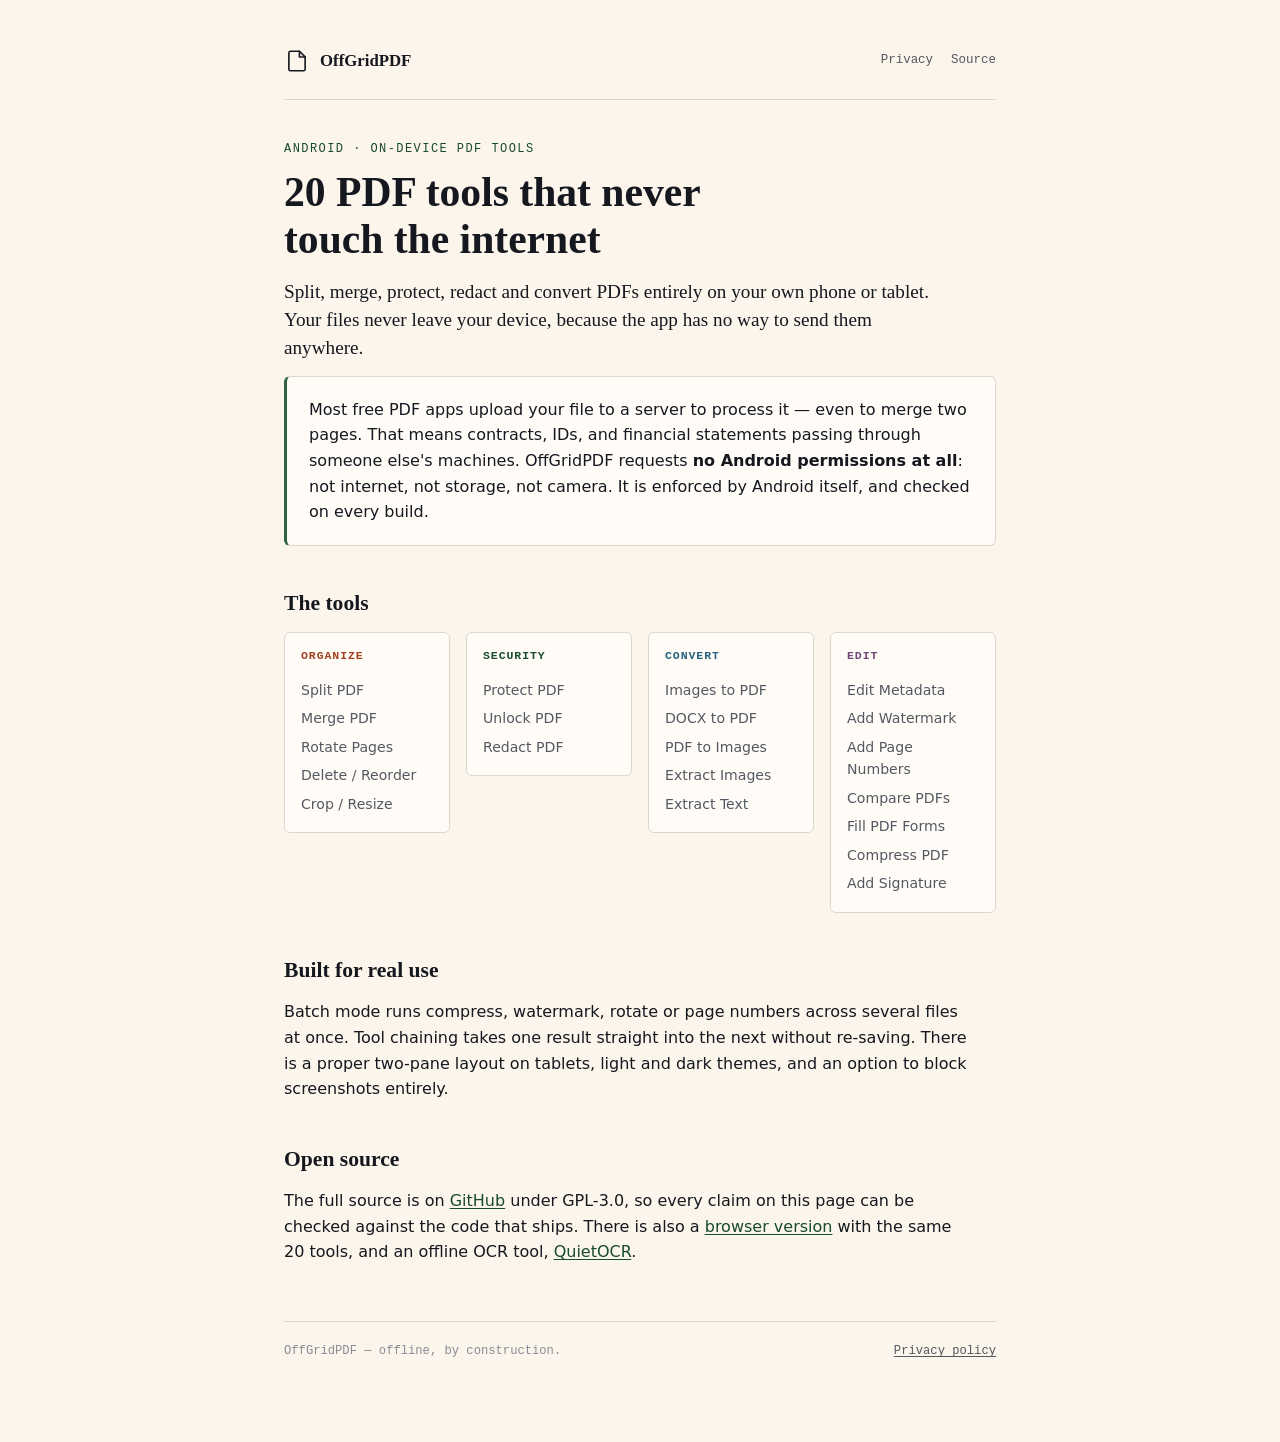
<file: site/index.html>
<!doctype html>
<html lang="en">
  <head>
    <meta charset="utf-8" />
    <meta name="viewport" content="width=device-width, initial-scale=1" />
    <title>OffGridPDF — 20 PDF tools that never touch the internet</title>
    <meta
      name="description"
      content="A native Android PDF editor with 20 tools, all running on-device. Zero Android permissions, no accounts, no ads, no tracking."
    />
    <link rel="stylesheet" href="style.css" />
  </head>
  <body>
    <div class="page">
      <header class="masthead">
        <a class="brand" href="./">
          <svg width="26" height="26" viewBox="0 0 32 32" fill="none" aria-hidden="true">
            <path
              d="M8 4h11l7 7v15a2 2 0 0 1-2 2H8a2 2 0 0 1-2-2V6a2 2 0 0 1 2-2z"
              stroke="currentColor"
              stroke-width="2"
              stroke-linecap="round"
              stroke-linejoin="round"
            />
            <path
              d="M19 4v7h7"
              stroke="currentColor"
              stroke-width="2"
              stroke-linecap="round"
              stroke-linejoin="round"
            />
          </svg>
          <span class="brand-name">OffGridPDF</span>
        </a>
        <nav>
          <a href="privacy/">Privacy</a>
          <a href="https://github.com/sayjavajava/offline-pdf-android">Source</a>
        </nav>
      </header>

      <p class="eyebrow">Android · on-device PDF tools</p>
      <h1>20 PDF tools that never touch the internet</h1>
      <p class="lede">
        Split, merge, protect, redact and convert PDFs entirely on your own phone or tablet. Your
        files never leave your device, because the app has no way to send them anywhere.
      </p>

      <div class="callout">
        <p>
          Most free PDF apps upload your file to a server to process it — even to merge two pages.
          That means contracts, IDs, and financial statements passing through someone else's
          machines. OffGridPDF requests
          <strong>no Android permissions at all</strong>: not internet, not storage, not camera. It
          is enforced by Android itself, and checked on every build.
        </p>
      </div>

      <h2>The tools</h2>
      <div class="tool-groups">
        <div class="tool-group organize">
          <h3>Organize</h3>
          <ul>
            <li>Split PDF</li>
            <li>Merge PDF</li>
            <li>Rotate Pages</li>
            <li>Delete / Reorder</li>
            <li>Crop / Resize</li>
          </ul>
        </div>
        <div class="tool-group security">
          <h3>Security</h3>
          <ul>
            <li>Protect PDF</li>
            <li>Unlock PDF</li>
            <li>Redact PDF</li>
          </ul>
        </div>
        <div class="tool-group convert">
          <h3>Convert</h3>
          <ul>
            <li>Images to PDF</li>
            <li>DOCX to PDF</li>
            <li>PDF to Images</li>
            <li>Extract Images</li>
            <li>Extract Text</li>
          </ul>
        </div>
        <div class="tool-group edit">
          <h3>Edit</h3>
          <ul>
            <li>Edit Metadata</li>
            <li>Add Watermark</li>
            <li>Add Page Numbers</li>
            <li>Compare PDFs</li>
            <li>Fill PDF Forms</li>
            <li>Compress PDF</li>
            <li>Add Signature</li>
          </ul>
        </div>
      </div>

      <h2>Built for real use</h2>
      <p>
        Batch mode runs compress, watermark, rotate or page numbers across several files at once.
        Tool chaining takes one result straight into the next without re-saving. There is a proper
        two-pane layout on tablets, light and dark themes, and an option to block screenshots
        entirely.
      </p>

      <h2>Open source</h2>
      <p>
        The full source is on
        <a href="https://github.com/sayjavajava/offline-pdf-android">GitHub</a> under GPL-3.0, so
        every claim on this page can be checked against the code that ships. There is also a
        <a href="https://github.com/sayjavajava/offline-pdf-utility">browser version</a> with the
        same 20 tools, and an offline OCR tool,
        <a href="https://github.com/sayjavajava/quiet-ocr">QuietOCR</a>.
      </p>

      <footer>
        <span>OffGridPDF — offline, by construction.</span>
        <a href="privacy/">Privacy policy</a>
      </footer>
    </div>
  </body>
</html>
</file>
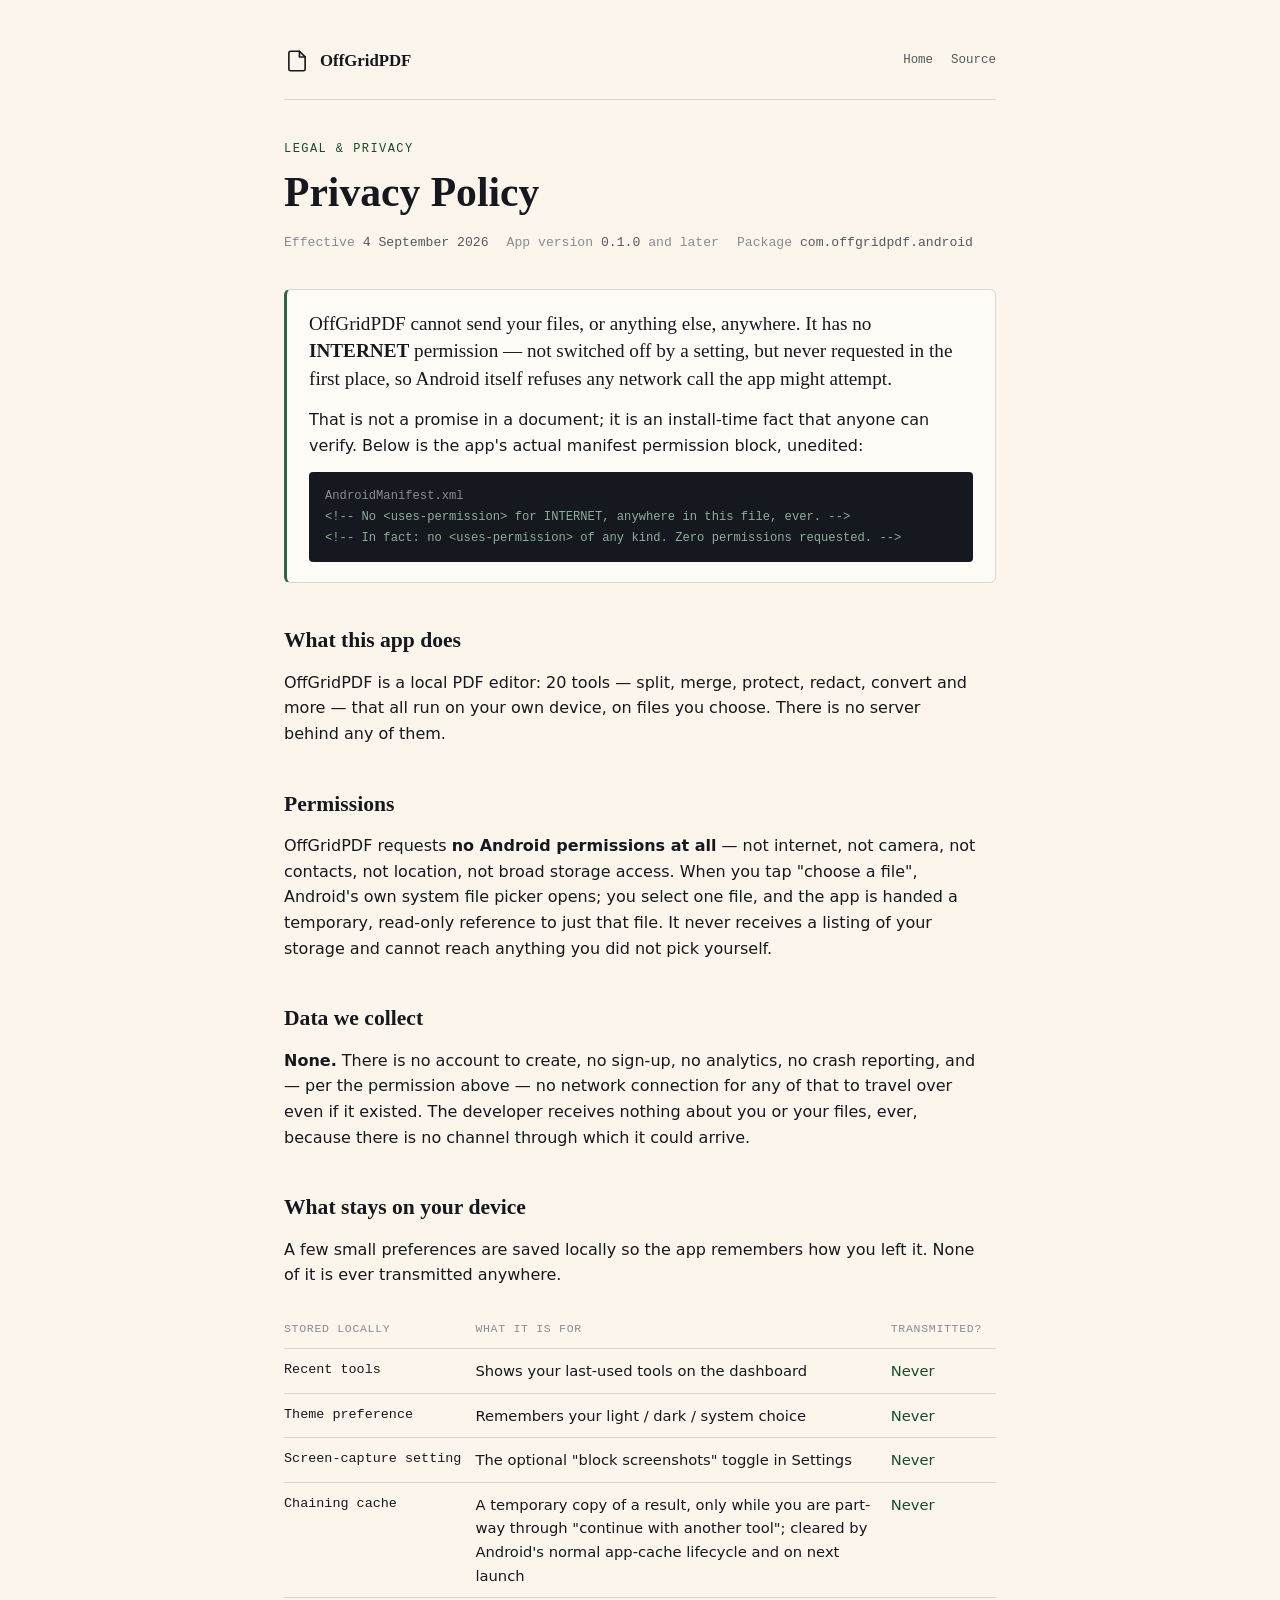
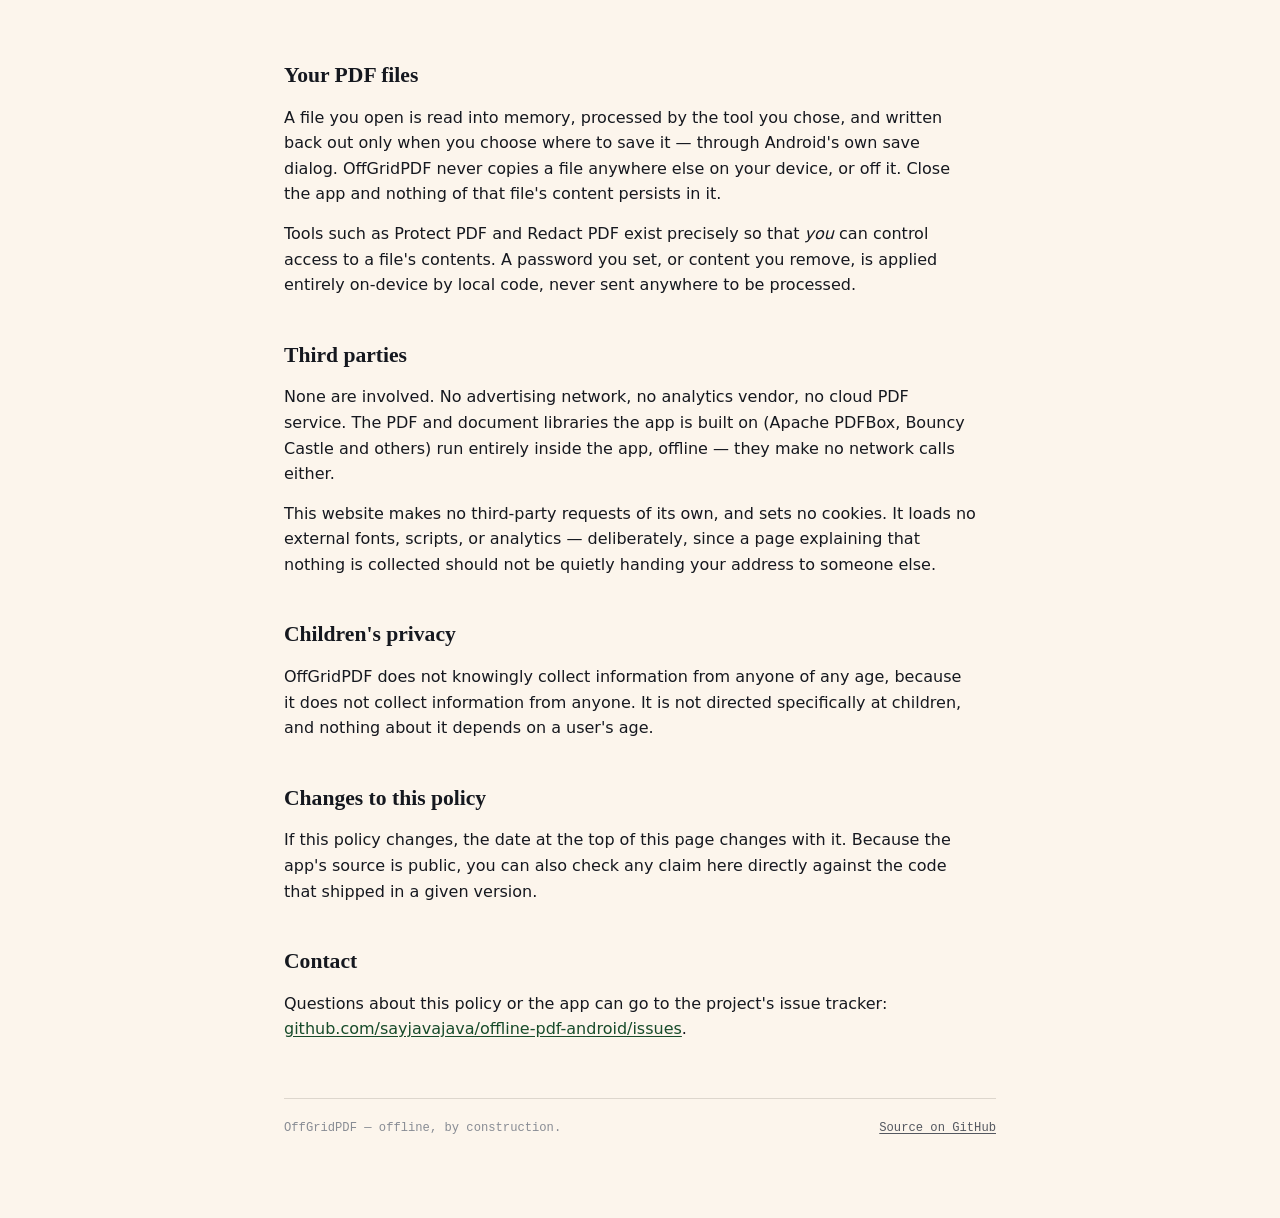
<file: site/privacy/index.html>
<!doctype html>
<html lang="en">
  <head>
    <meta charset="utf-8" />
    <meta name="viewport" content="width=device-width, initial-scale=1" />
    <title>Privacy Policy — OffGridPDF</title>
    <meta
      name="description"
      content="OffGridPDF's privacy policy. The app requests zero Android permissions and has no internet access, so there is nothing to collect."
    />
    <link rel="stylesheet" href="../style.css" />
  </head>
  <body>
    <div class="page">
      <header class="masthead">
        <a class="brand" href="../">
          <svg width="26" height="26" viewBox="0 0 32 32" fill="none" aria-hidden="true">
            <path
              d="M8 4h11l7 7v15a2 2 0 0 1-2 2H8a2 2 0 0 1-2-2V6a2 2 0 0 1 2-2z"
              stroke="currentColor"
              stroke-width="2"
              stroke-linecap="round"
              stroke-linejoin="round"
            />
            <path
              d="M19 4v7h7"
              stroke="currentColor"
              stroke-width="2"
              stroke-linecap="round"
              stroke-linejoin="round"
            />
          </svg>
          <span class="brand-name">OffGridPDF</span>
        </a>
        <nav>
          <a href="../">Home</a>
          <a href="https://github.com/sayjavajava/offline-pdf-android">Source</a>
        </nav>
      </header>

      <p class="eyebrow">Legal &amp; privacy</p>
      <h1>Privacy Policy</h1>
      <div class="meta">
        <span>Effective <strong>4 September 2026</strong></span>
        <span>App version <strong>0.1.0</strong> and later</span>
        <span>Package <strong>com.offgridpdf.android</strong></span>
      </div>

      <div class="callout">
        <p class="lede">
          OffGridPDF cannot send your files, or anything else, anywhere. It has no
          <strong>INTERNET</strong> permission — not switched off by a setting, but never requested
          in the first place, so Android itself refuses any network call the app might attempt.
        </p>
        <p>
          That is not a promise in a document; it is an install-time fact that anyone can verify.
          Below is the app's actual manifest permission block, unedited:
        </p>
        <div class="snippet">
          <span class="file">AndroidManifest.xml</span><br />
          <span class="comment"
            >&lt;!-- No &lt;uses-permission&gt; for INTERNET, anywhere in this file, ever.
            --&gt;</span
          ><br />
          <span class="comment"
            >&lt;!-- In fact: no &lt;uses-permission&gt; of any kind. Zero permissions requested.
            --&gt;</span
          >
        </div>
      </div>

      <h2>What this app does</h2>
      <p>
        OffGridPDF is a local PDF editor: 20 tools — split, merge, protect, redact, convert and more
        — that all run on your own device, on files you choose. There is no server behind any of
        them.
      </p>

      <h2>Permissions</h2>
      <p>
        OffGridPDF requests <strong>no Android permissions at all</strong> — not internet, not
        camera, not contacts, not location, not broad storage access. When you tap "choose a file",
        Android's own system file picker opens; you select one file, and the app is handed a
        temporary, read-only reference to just that file. It never receives a listing of your
        storage and cannot reach anything you did not pick yourself.
      </p>

      <h2>Data we collect</h2>
      <p>
        <strong>None.</strong> There is no account to create, no sign-up, no analytics, no crash
        reporting, and — per the permission above — no network connection for any of that to travel
        over even if it existed. The developer receives nothing about you or your files, ever,
        because there is no channel through which it could arrive.
      </p>

      <h2>What stays on your device</h2>
      <p>
        A few small preferences are saved locally so the app remembers how you left it. None of it
        is ever transmitted anywhere.
      </p>
      <div class="table-scroll">
        <table>
          <thead>
            <tr>
              <th>Stored locally</th>
              <th>What it is for</th>
              <th>Transmitted?</th>
            </tr>
          </thead>
          <tbody>
            <tr>
              <td class="what">Recent tools</td>
              <td>Shows your last-used tools on the dashboard</td>
              <td class="never">Never</td>
            </tr>
            <tr>
              <td class="what">Theme preference</td>
              <td>Remembers your light / dark / system choice</td>
              <td class="never">Never</td>
            </tr>
            <tr>
              <td class="what">Screen-capture setting</td>
              <td>The optional "block screenshots" toggle in Settings</td>
              <td class="never">Never</td>
            </tr>
            <tr>
              <td class="what">Chaining cache</td>
              <td>
                A temporary copy of a result, only while you are part-way through "continue with
                another tool"; cleared by Android's normal app-cache lifecycle and on next launch
              </td>
              <td class="never">Never</td>
            </tr>
          </tbody>
        </table>
      </div>

      <h2>Your PDF files</h2>
      <p>
        A file you open is read into memory, processed by the tool you chose, and written back out
        only when you choose where to save it — through Android's own save dialog. OffGridPDF never
        copies a file anywhere else on your device, or off it. Close the app and nothing of that
        file's content persists in it.
      </p>
      <p>
        Tools such as Protect PDF and Redact PDF exist precisely so that <em>you</em> can control
        access to a file's contents. A password you set, or content you remove, is applied entirely
        on-device by local code, never sent anywhere to be processed.
      </p>

      <h2>Third parties</h2>
      <p>
        None are involved. No advertising network, no analytics vendor, no cloud PDF service. The
        PDF and document libraries the app is built on (Apache PDFBox, Bouncy Castle and others)
        run entirely inside the app, offline — they make no network calls either.
      </p>
      <p>
        This website makes no third-party requests of its own, and sets no cookies. It loads no
        external fonts, scripts, or analytics — deliberately, since a page explaining that nothing
        is collected should not be quietly handing your address to someone else.
      </p>

      <h2>Children's privacy</h2>
      <p>
        OffGridPDF does not knowingly collect information from anyone of any age, because it does
        not collect information from anyone. It is not directed specifically at children, and
        nothing about it depends on a user's age.
      </p>

      <h2>Changes to this policy</h2>
      <p>
        If this policy changes, the date at the top of this page changes with it. Because the app's
        source is public, you can also check any claim here directly against the code that shipped
        in a given version.
      </p>

      <h2>Contact</h2>
      <p>
        Questions about this policy or the app can go to the project's issue tracker:
        <a href="https://github.com/sayjavajava/offline-pdf-android/issues"
          >github.com/sayjavajava/offline-pdf-android/issues</a
        >.
      </p>

      <footer>
        <span>OffGridPDF — offline, by construction.</span>
        <a href="https://github.com/sayjavajava/offline-pdf-android">Source on GitHub</a>
      </footer>
    </div>
  </body>
</html>
</file>
<file: site/style.css>
/*
 * OffGridPDF site styles — the app's own "paper & ink" palette, lifted from
 * app/src/main/java/com/offgridpdf/android/ui/theme/Color.kt so the site and
 * the app look like the same product.
 *
 * Deliberately no webfont. The app's whole claim is that it never talks to a
 * network, and loading a font from a CDN would hand this page's readers' IP
 * addresses to a third party on the very page that tells them nothing is
 * collected. A system stack costs a little typographic control and buys back
 * the consistency; it is the same reasoning that vendors the real fonts into
 * the APK rather than fetching them.
 */

:root {
  --paper: #fcf5ec;
  --paper-raised: #fffcf8;
  --ink: #15181f;
  --ink-secondary: #545860;
  --ink-tertiary: #888c94;
  --hairline: #ddd6cd;
  --hairline-strong: #c5bcb1;
  --accent: #2e6540;
  --accent-label: #174b2a;
  --accent-wash: #e9efe6;

  --serif: ui-serif, Georgia, Cambria, "Times New Roman", serif;
  --sans: system-ui, -apple-system, "Segoe UI", Roboto, Helvetica, Arial, sans-serif;
  --mono: ui-monospace, SFMono-Regular, "SF Mono", Consolas, "Liberation Mono", monospace;
}

@media (prefers-color-scheme: dark) {
  :root {
    --paper: #17130e;
    --paper-raised: #231f19;
    --ink: #ebe7e2;
    --ink-secondary: #a8a49e;
    --ink-tertiary: #6f6b66;
    --hairline: #37322b;
    --hairline-strong: #4d473e;
    --accent: #5d9b70;
    --accent-label: #86bb93;
    --accent-wash: #1e2a20;
  }
}

* {
  box-sizing: border-box;
}

body {
  margin: 0;
  background: var(--paper);
  color: var(--ink);
  font-family: var(--sans);
  font-size: 16px;
  line-height: 1.6;
  -webkit-text-size-adjust: 100%;
}

.page {
  max-width: 760px;
  margin: 0 auto;
  padding: 48px 24px 80px;
}

a {
  color: var(--accent-label);
  text-underline-offset: 2px;
}

a:focus-visible {
  outline: 2px solid var(--accent);
  outline-offset: 2px;
  border-radius: 2px;
}

/* ---------- Masthead ---------- */

.masthead {
  display: flex;
  align-items: center;
  justify-content: space-between;
  gap: 16px;
  flex-wrap: wrap;
  padding-bottom: 24px;
  border-bottom: 1px solid var(--hairline);
  margin-bottom: 40px;
}

.brand {
  display: flex;
  align-items: center;
  gap: 10px;
  text-decoration: none;
  color: var(--ink);
}

.brand svg {
  flex: none;
}

.brand-name {
  font-family: var(--serif);
  font-weight: 600;
  font-size: 1.05rem;
}

.masthead nav {
  display: flex;
  gap: 18px;
  font-family: var(--mono);
  font-size: 0.78rem;
}

.masthead nav a {
  color: var(--ink-secondary);
  text-decoration: none;
}

.masthead nav a:hover {
  color: var(--accent-label);
  text-decoration: underline;
}

/* ---------- Type ---------- */

.eyebrow {
  font-family: var(--mono);
  font-size: 0.75rem;
  text-transform: uppercase;
  letter-spacing: 0.12em;
  color: var(--accent-label);
  margin: 0 0 10px;
}

h1 {
  font-family: var(--serif);
  font-weight: 700;
  font-size: clamp(1.9rem, 5vw, 2.6rem);
  line-height: 1.12;
  margin: 0 0 16px;
  text-wrap: balance;
}

h2 {
  font-family: var(--serif);
  font-weight: 600;
  font-size: 1.35rem;
  margin: 40px 0 12px;
}

h3 {
  font-family: var(--mono);
  font-size: 0.72rem;
  text-transform: uppercase;
  letter-spacing: 0.08em;
  margin: 0 0 10px;
  color: var(--ink-secondary);
}

p,
li {
  max-width: 68ch;
}

p {
  margin: 0 0 14px;
}

.lede {
  font-family: var(--serif);
  font-size: 1.2rem;
  line-height: 1.45;
}

.meta {
  font-family: var(--mono);
  font-size: 0.82rem;
  color: var(--ink-tertiary);
  display: flex;
  flex-wrap: wrap;
  gap: 4px 18px;
  margin-bottom: 36px;
}

.meta strong {
  color: var(--ink-secondary);
  font-weight: 500;
}

/* ---------- Callout ---------- */

.callout {
  background: var(--paper-raised);
  border: 1px solid var(--hairline);
  border-left: 3px solid var(--accent);
  border-radius: 6px;
  padding: 20px 22px;
  margin: 0 0 36px;
}

.callout p:last-child {
  margin-bottom: 0;
}

.snippet {
  margin-top: 14px;
  background: #15181f;
  color: #d7d3cc;
  border-radius: 4px;
  padding: 14px 16px;
  font-family: var(--mono);
  font-size: 0.76rem;
  line-height: 1.7;
  overflow-x: auto;
}

.snippet .file {
  color: #888c94;
}

.snippet .comment {
  color: #8fae9a;
}

/* ---------- Tool groups (home) ---------- */

.tool-groups {
  display: grid;
  /* 158px, not a rounder 200px, so all four categories sit on one row at full
     width instead of leaving Edit stranded alone on a second row. Still wraps
     to two columns, then one, as the viewport narrows. */
  grid-template-columns: repeat(auto-fit, minmax(158px, 1fr));
  gap: 16px;
  margin: 8px 0 24px;
  align-items: start;
}

.tool-group {
  border: 1px solid var(--hairline);
  border-radius: 6px;
  padding: 14px 16px;
  background: var(--paper-raised);
}

.tool-group ul {
  list-style: none;
  margin: 0;
  padding: 0;
}

.tool-group li {
  font-size: 0.88rem;
  padding: 3px 0;
  color: var(--ink-secondary);
}

.tool-group.organize h3 {
  color: #a14122;
}
.tool-group.security h3 {
  color: var(--accent-label);
}
.tool-group.convert h3 {
  color: #25627d;
}
.tool-group.edit h3 {
  color: #6f4676;
}

@media (prefers-color-scheme: dark) {
  .tool-group.organize h3 {
    color: #e08c71;
  }
  .tool-group.convert h3 {
    color: #6aa1bb;
  }
  .tool-group.edit h3 {
    color: #b088b6;
  }
}

/* ---------- Table ---------- */

.table-scroll {
  overflow-x: auto;
}

table {
  width: 100%;
  border-collapse: collapse;
  margin: 8px 0 20px;
  font-size: 0.92rem;
}

th,
td {
  text-align: left;
  padding: 10px 14px 10px 0;
  border-bottom: 1px solid var(--hairline);
  vertical-align: top;
}

th {
  font-family: var(--mono);
  font-size: 0.72rem;
  text-transform: uppercase;
  letter-spacing: 0.06em;
  color: var(--ink-tertiary);
  font-weight: 500;
}

td.what {
  font-family: var(--mono);
  font-size: 0.84rem;
  white-space: nowrap;
}

td.never {
  color: var(--accent-label);
  font-weight: 500;
  white-space: nowrap;
}

/* ---------- Footer ---------- */

footer {
  margin-top: 56px;
  padding-top: 20px;
  border-top: 1px solid var(--hairline);
  font-family: var(--mono);
  font-size: 0.76rem;
  color: var(--ink-tertiary);
  display: flex;
  justify-content: space-between;
  flex-wrap: wrap;
  gap: 8px;
}

footer a {
  color: var(--ink-secondary);
}
</file>
